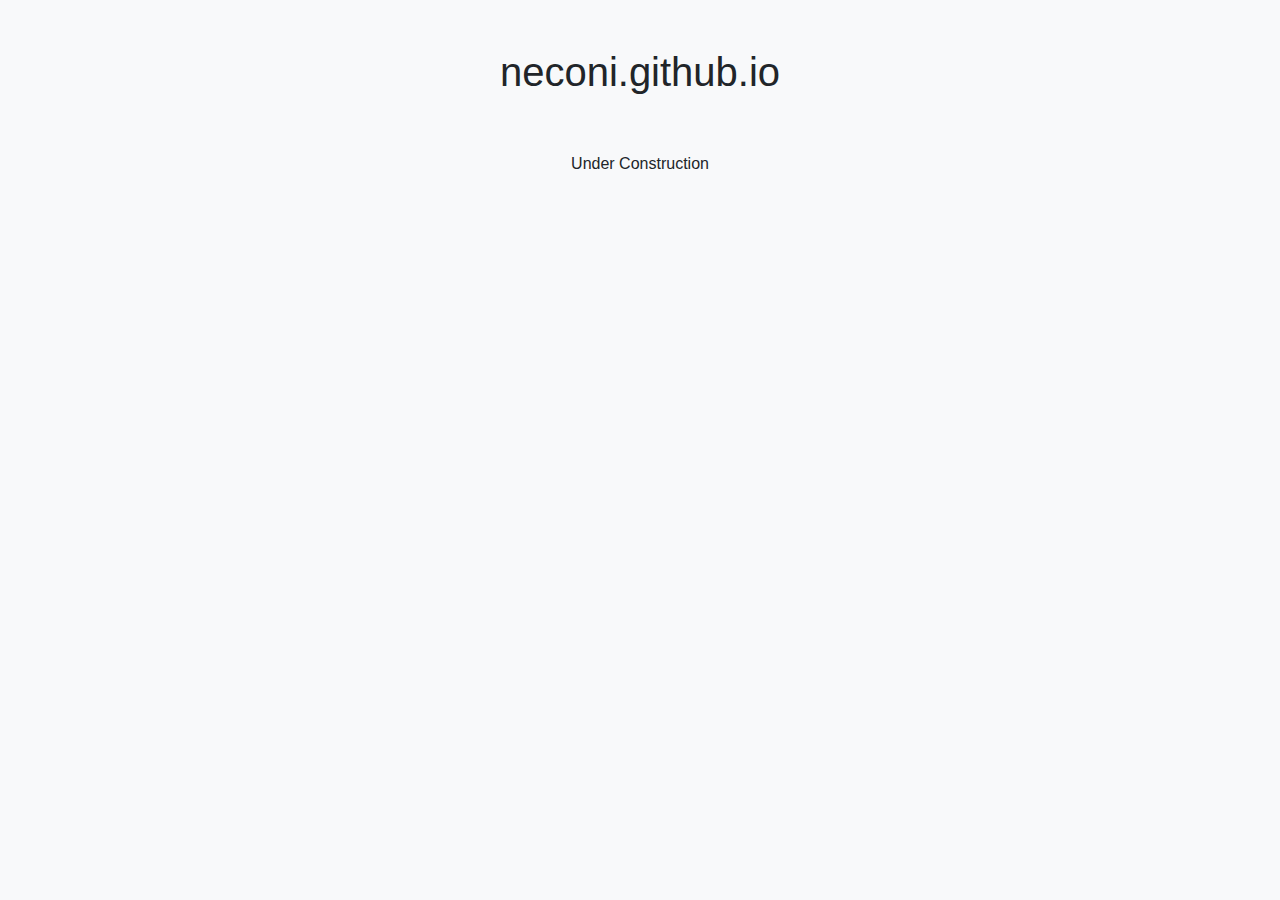
<file: index.html>
<!doctype html>
<html lang="ja">

<head>
    <!-- Required meta tags -->
    <meta charset="utf-8">
    <meta name="viewport" content="width=device-width, initial-scale=1, shrink-to-fit=no">

    <!-- Bootstrap CSS -->
    <link rel="stylesheet" href="css/bootstrap.min.css">


    <title>Welcome</title>
    
    <style>
        .bd-placeholder-img {
            font-size: 1.125rem;
            text-anchor: middle;
            -webkit-user-select: none;
            -moz-user-select: none;
            -ms-user-select: none;
            user-select: none;
        }

        @media (min-width: 768px) {
            .bd-placeholder-img-lg {
                font-size: 3.5rem;
            }
        }
        .container {
            max-width: 780px;
        }

        .lh-condensed { line-height: 1.25; }
        
        h4 {
            margin-top: 2em;
            margin-bottom: 1em;
        }
        
        .row {
            margin-bottom: 3em;
        }
    </style>

</head>

    <body class="bg-light">
        <div class="container">
            <div class="py-5 text-center">
                <h1>neconi.github.io</h1>
            </div>

            <div class="row">            
                <div class="col">
                    <p style="text-align: center">Under Construction</p>
                </div>
            </div>

        </div>




    <!-- Optional JavaScript -->
    <!-- jQuery first, then Popper.js, then Bootstrap JS -->
    <script src="js/jquery-3.3.1.min.js"  crossorigin="anonymous"></script>
    <script src="js/popper.min.js" crossorigin="anonymous"></script>
    <script src="js/bootstrap.min.js" crossorigin="anonymous"></script>

</body>

</html>
</file>
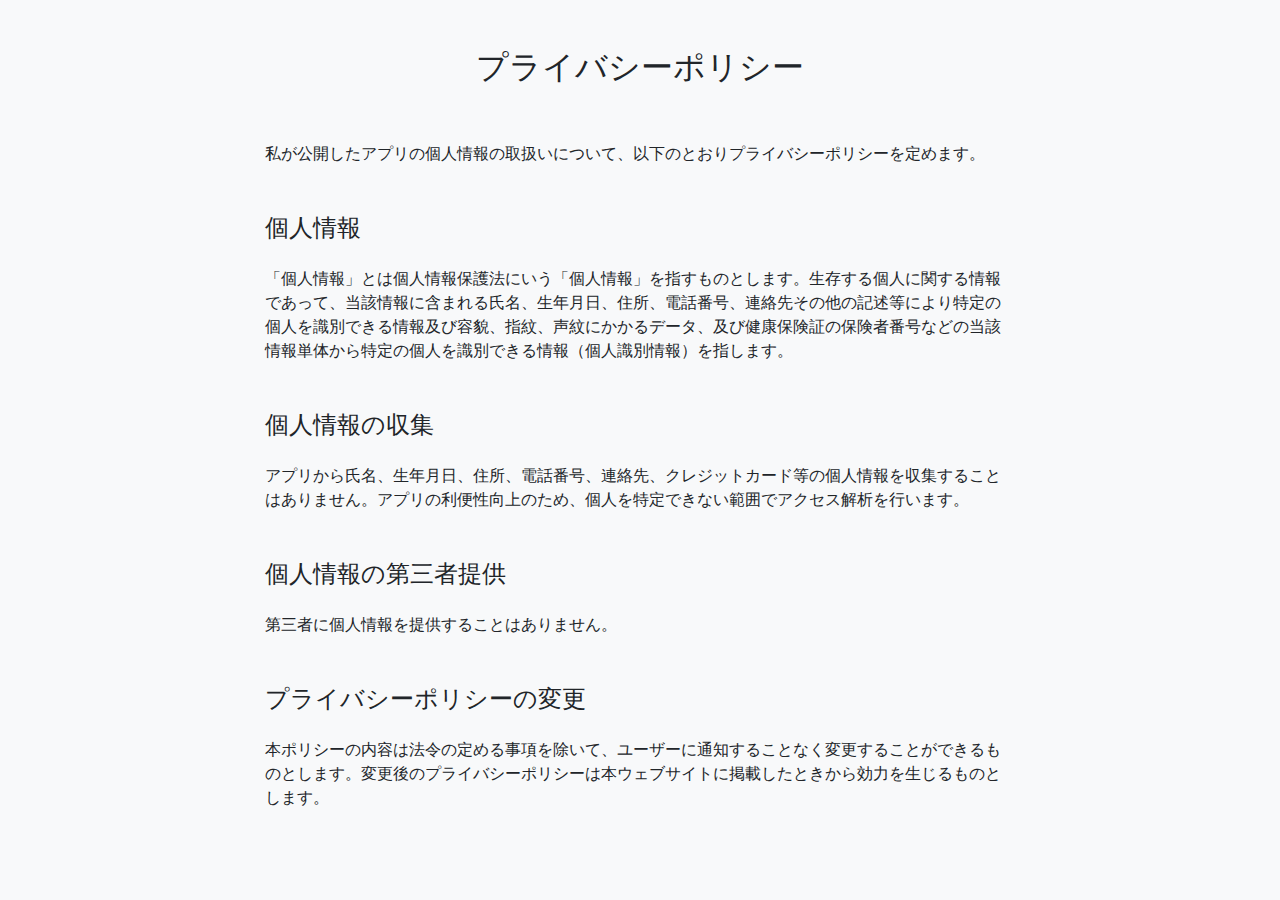
<file: contact.html>
<!doctype html>
<html lang="ja">

<head>
    <!-- Required meta tags -->
    <meta charset="utf-8">
    <meta name="viewport" content="width=device-width, initial-scale=1, shrink-to-fit=no">

    <!-- Bootstrap CSS -->
    <link rel="stylesheet" href="css/bootstrap.min.css">


    <title>CONTACT</title>
    
    <style>
        .bd-placeholder-img {
            font-size: 1.125rem;
            text-anchor: middle;
            -webkit-user-select: none;
            -moz-user-select: none;
            -ms-user-select: none;
            user-select: none;
        }

        @media (min-width: 768px) {
            .bd-placeholder-img-lg {
                font-size: 3.5rem;
            }
        }
        .container {
            max-width: 780px;
        }

        .lh-condensed { line-height: 1.25; }
        
        h4 {
            margin-top: 2em;
            margin-bottom: 1em;
        }
        
        .row {
            margin-bottom: 3em;
        }
    </style>
    <?php
    
        //echo $_POST['name'];
        print_r($_POST);
        //echo "Hello World";
    
    ?>

</head>

    <body class="bg-light">
        <div class="container">
            <div class="py-5 text-center">
                <h2>プライバシーポリシー</h2>
            </div>

            <div class="row">            
                <div class="col">
                    <p>私が公開したアプリの個人情報の取扱いについて、以下のとおりプライバシーポリシーを定めます。</p>
                    <h4>個人情報</h4>
                    <p>「個人情報」とは個人情報保護法にいう「個人情報」を指すものとします。生存する個人に関する情報であって、当該情報に含まれる氏名、生年月日、住所、電話番号、連絡先その他の記述等により特定の個人を識別できる情報及び容貌、指紋、声紋にかかるデータ、及び健康保険証の保険者番号などの当該情報単体から特定の個人を識別できる情報（個人識別情報）を指します。</p>
                    <h4>個人情報の収集</h4>
                    <p>アプリから氏名、生年月日、住所、電話番号、連絡先、クレジットカード等の個人情報を収集することはありません。アプリの利便性向上のため、個人を特定できない範囲でアクセス解析を行います。</p>
                    <h4>個人情報の第三者提供</h4>
                    <p>第三者に個人情報を提供することはありません。</p>
                    <h4>プライバシーポリシーの変更</h4>
                    <p>本ポリシーの内容は法令の定める事項を除いて、ユーザーに通知することなく変更することができるものとします。変更後のプライバシーポリシーは本ウェブサイトに掲載したときから効力を生じるものとします。</p>
                </div>
            </div>

        </div>




    <!-- Optional JavaScript -->
    <!-- jQuery first, then Popper.js, then Bootstrap JS -->
    <script src="js/jquery-3.3.1.min.js"  crossorigin="anonymous"></script>
    <script src="js/popper.min.js" crossorigin="anonymous"></script>
    <script src="js/bootstrap.min.js" crossorigin="anonymous"></script>

</body>

</html>
</file>
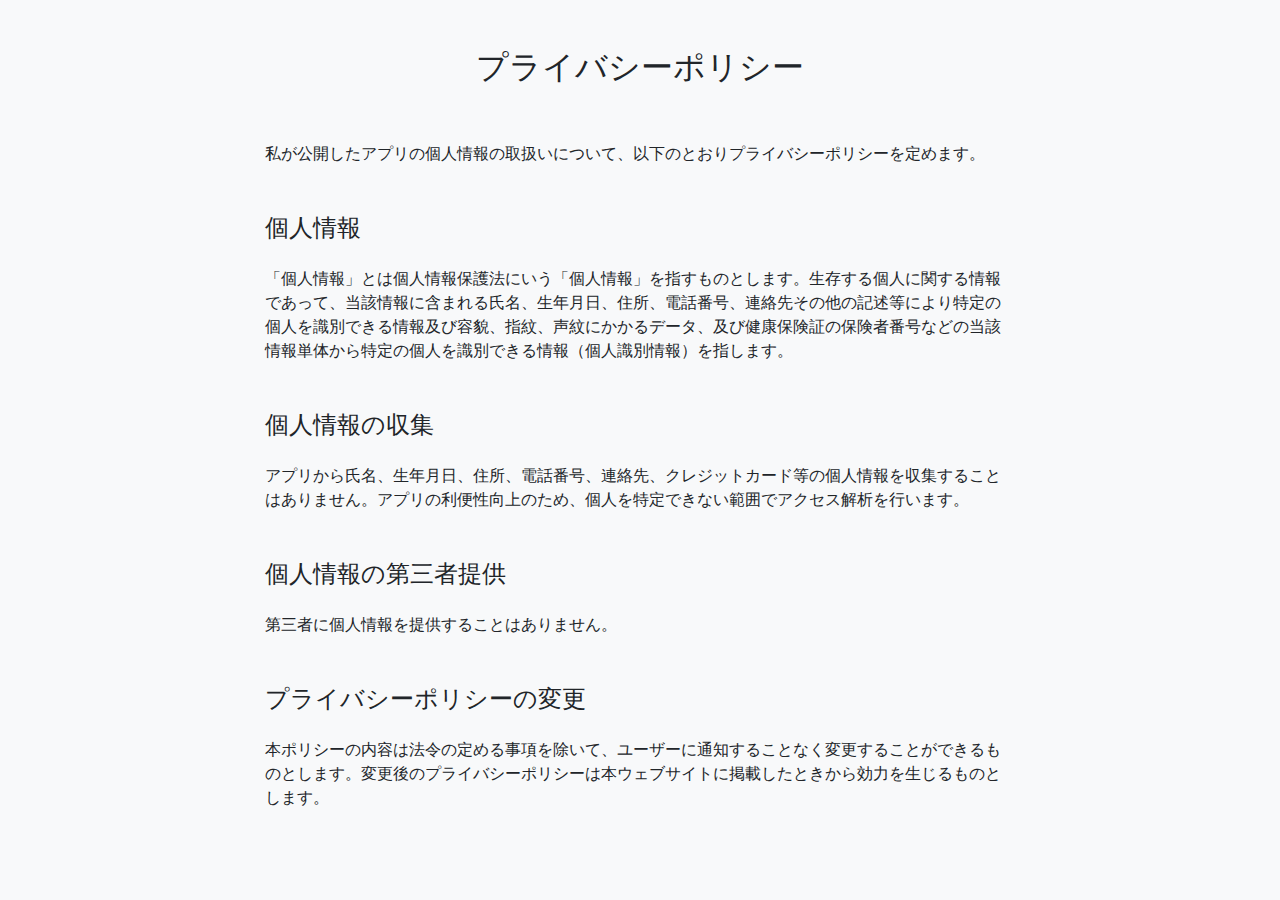
<file: privacy.html>
<!doctype html>
<html lang="ja">

<head>
    <!-- Required meta tags -->
    <meta charset="utf-8">
    <meta name="viewport" content="width=device-width, initial-scale=1, shrink-to-fit=no">

    <!-- Bootstrap CSS -->
    <link rel="stylesheet" href="css/bootstrap.min.css">


    <title>プライバシーポリシー</title>
    
    <style>
        .bd-placeholder-img {
            font-size: 1.125rem;
            text-anchor: middle;
            -webkit-user-select: none;
            -moz-user-select: none;
            -ms-user-select: none;
            user-select: none;
        }

        @media (min-width: 768px) {
            .bd-placeholder-img-lg {
                font-size: 3.5rem;
            }
        }
        .container {
            max-width: 780px;
        }

        .lh-condensed { line-height: 1.25; }
        
        h4 {
            margin-top: 2em;
            margin-bottom: 1em;
        }
        
        .row {
            margin-bottom: 3em;
        }
    </style>
    <?php
    
        //echo $_POST['name'];
        print_r($_POST);
        //echo "Hello World";
    
    ?>

</head>

    <body class="bg-light">
        <div class="container">
            <div class="py-5 text-center">
                <h2>プライバシーポリシー</h2>
            </div>

            <div class="row">            
                <div class="col">
                    <p>私が公開したアプリの個人情報の取扱いについて、以下のとおりプライバシーポリシーを定めます。</p>
                    <h4>個人情報</h4>
                    <p>「個人情報」とは個人情報保護法にいう「個人情報」を指すものとします。生存する個人に関する情報であって、当該情報に含まれる氏名、生年月日、住所、電話番号、連絡先その他の記述等により特定の個人を識別できる情報及び容貌、指紋、声紋にかかるデータ、及び健康保険証の保険者番号などの当該情報単体から特定の個人を識別できる情報（個人識別情報）を指します。</p>
                    <h4>個人情報の収集</h4>
                    <p>アプリから氏名、生年月日、住所、電話番号、連絡先、クレジットカード等の個人情報を収集することはありません。アプリの利便性向上のため、個人を特定できない範囲でアクセス解析を行います。</p>
                    <h4>個人情報の第三者提供</h4>
                    <p>第三者に個人情報を提供することはありません。</p>
                    <h4>プライバシーポリシーの変更</h4>
                    <p>本ポリシーの内容は法令の定める事項を除いて、ユーザーに通知することなく変更することができるものとします。変更後のプライバシーポリシーは本ウェブサイトに掲載したときから効力を生じるものとします。</p>
                </div>
            </div>

        </div>




    <!-- Optional JavaScript -->
    <!-- jQuery first, then Popper.js, then Bootstrap JS -->
    <script src="js/jquery-3.3.1.min.js"  crossorigin="anonymous"></script>
    <script src="js/popper.min.js" crossorigin="anonymous"></script>
    <script src="js/bootstrap.min.js" crossorigin="anonymous"></script>

</body>

</html>
</file>
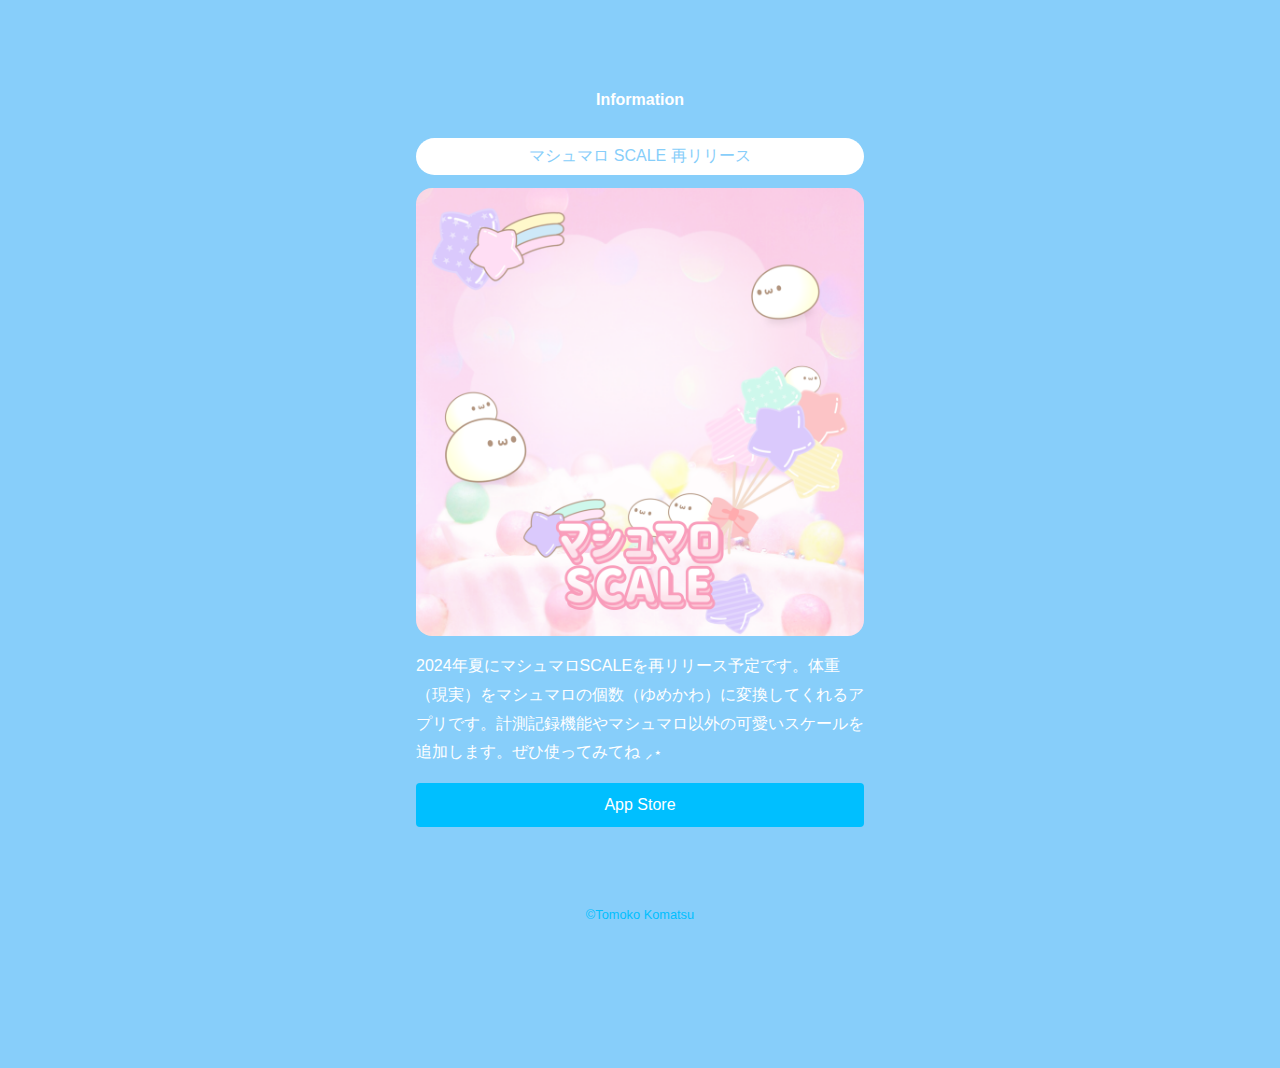
<file: macaron/info.html>
<!doctype html>
<html lang="ja">

<head>
    <!-- Required meta tags -->
    <meta charset="utf-8">
    <meta name="robots" content="noindex,nofollow,noarchive" />
    <meta name="viewport" content="width=device-width, initial-scale=1, shrink-to-fit=no">

    <!-- Bootstrap CSS
    <link rel="stylesheet" href="../css/bootstrap.min.css"> -->


    <title>インフォメーション - マシュマロ SCALE</title>
    
    <style>
        body {
            background-color: lightskyblue;
        }
        
        h1, h2, p, a {
            font-family: "Futura", sans-serif;
            font-size: 1rem;
            font-weight: normal;
            color: lightskyblue;
        }
        
        h1, h2, .copy {
            text-align: center
        }
        
        h2 {
            background-color: white;
            border-radius: 2rem;
            padding: 0.5rem 0;
        }
        
        h1 {
            color: white;
            font-weight: bold;
            margin: 2rem 0 0 ;
        }
        
        .container {
            width: 92%;
            padding: 4%;
            margin: 0 auto 4rem;
        }
        
        .item > p {
            color: white;
            line-height: 1.8;
        }
        
        @media (min-width: 480px) {
            .container {
                width: 480px;
            }
        }
        
        .item {
            padding: 1rem 1rem 3rem;
        }
        
        .image {
            width: 100%;
            display: block;
            margin: 0 auto;
            border-radius: 1rem;
        }
        
        .link {
            display:  block;
            padding: 0.8rem 0;
            background-color: deepskyblue;
            width: 100%;
            margin: 0 auto;
            text-align: center;
            text-decoration: none;
            color: white;
            border-radius: 0.25rem;
        }
        
        .copy {
            margin: 2rem;
            font-size: 80%;
            color: deepskyblue;
        }
        
    </style>

</head>

    <body class="bg-light">
        <div class="container">
            <h1>Information</h1>
            <div class="item">
                <h2>マシュマロ SCALE 再リリース</h2>
                <img src="img/post_marsh.png" class="image" >
                <p>2024年夏にマシュマロSCALEを再リリース予定です。体重（現実）をマシュマロの個数（ゆめかわ）に変換してくれるアプリです。計測記録機能やマシュマロ以外の可愛いスケールを追加します。ぜひ使ってみてね ⸝⋆</p>
                <a href="#" target="_blank" class="link">App Store</a>
            </div>
            <!-- div class="item">
                <h2>タイトル</h2>
                <img src="img/asobikata-01.png" class="image" >
                <p>テキスト</p>
                <a href="#" target="_blank" class="link">リンク</a>
            </div -->
            <footer>
                <p class="copy">&copy;Tomoko Komatsu</p>
            </footer>
        </div>





    <!-- Optional JavaScript -->
    <!-- jQuery first, then Popper.js, then Bootstrap JS
    <script src="js/jquery-3.3.1.min.js"  crossorigin="anonymous"></script>
    <script src="js/popper.min.js" crossorigin="anonymous"></script>
    <script src="js/bootstrap.min.js" crossorigin="anonymous"></script> -->

</body>

</html>
</file>
